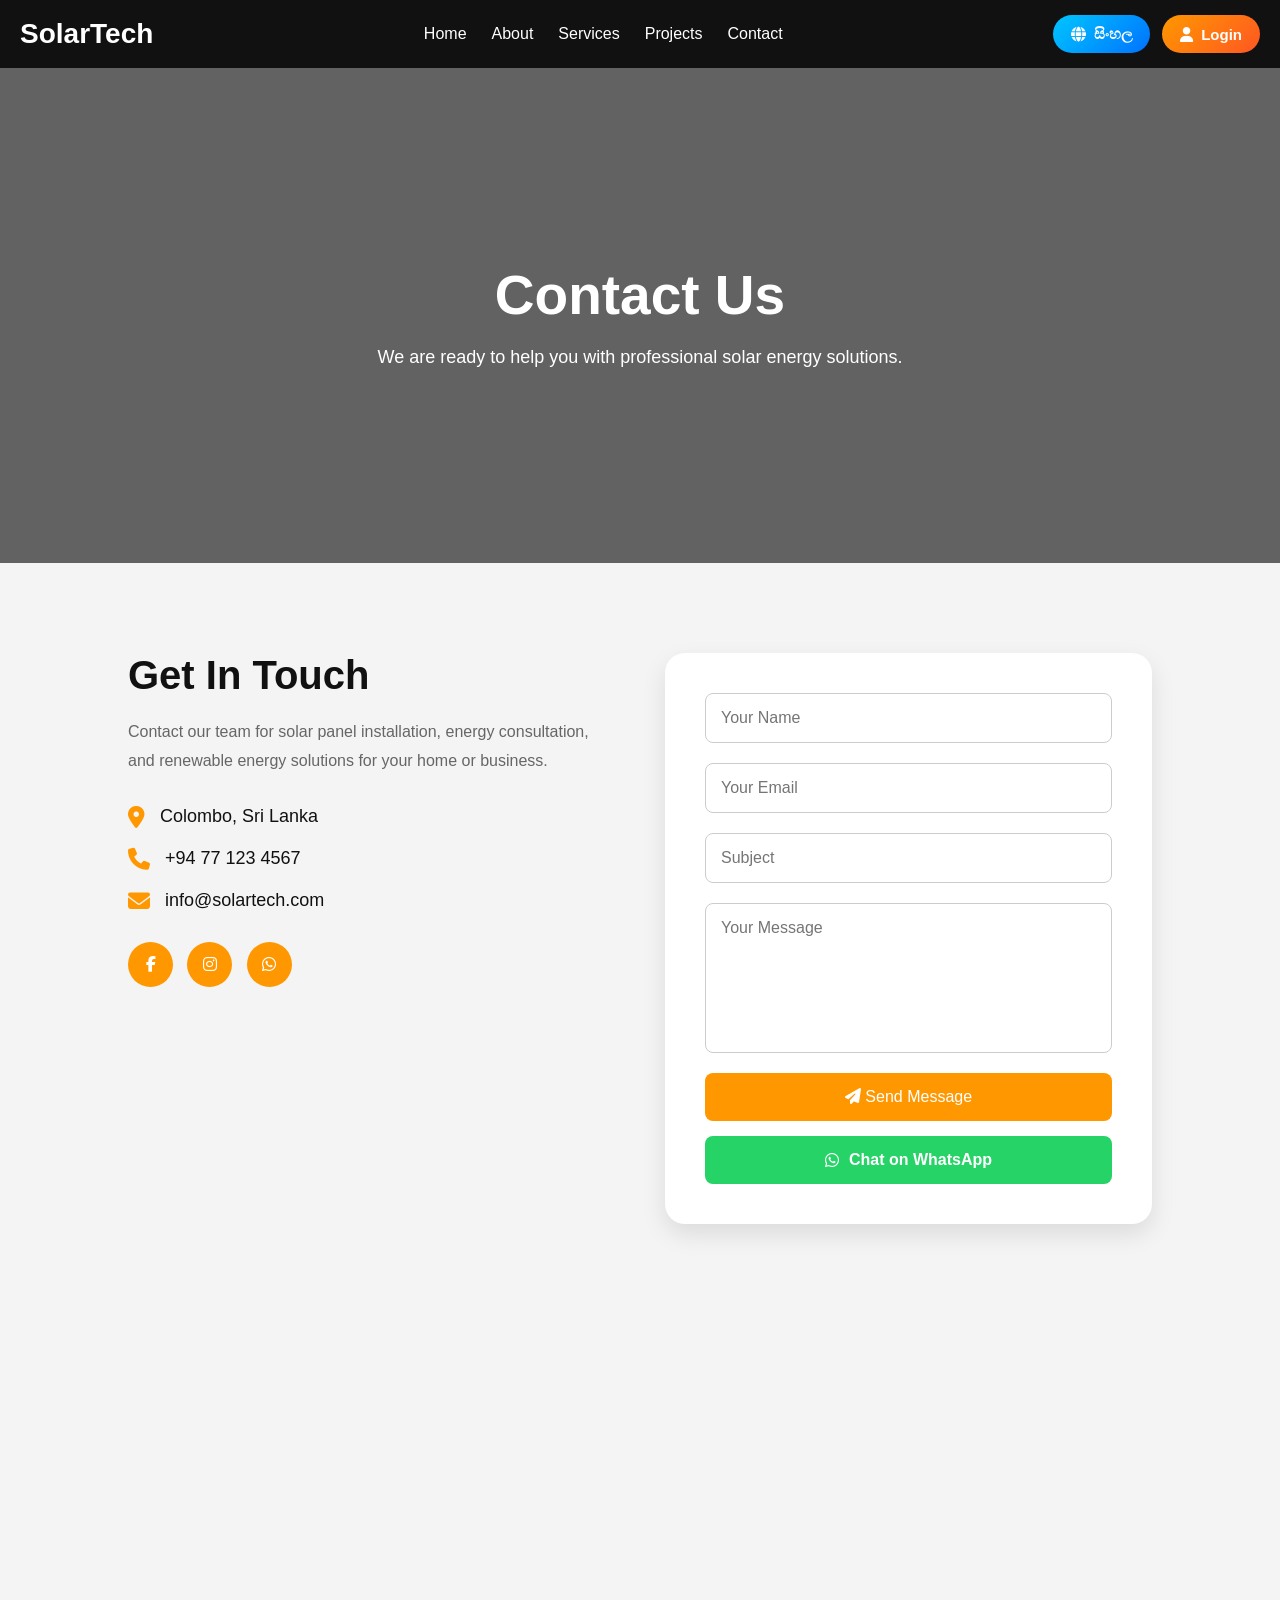
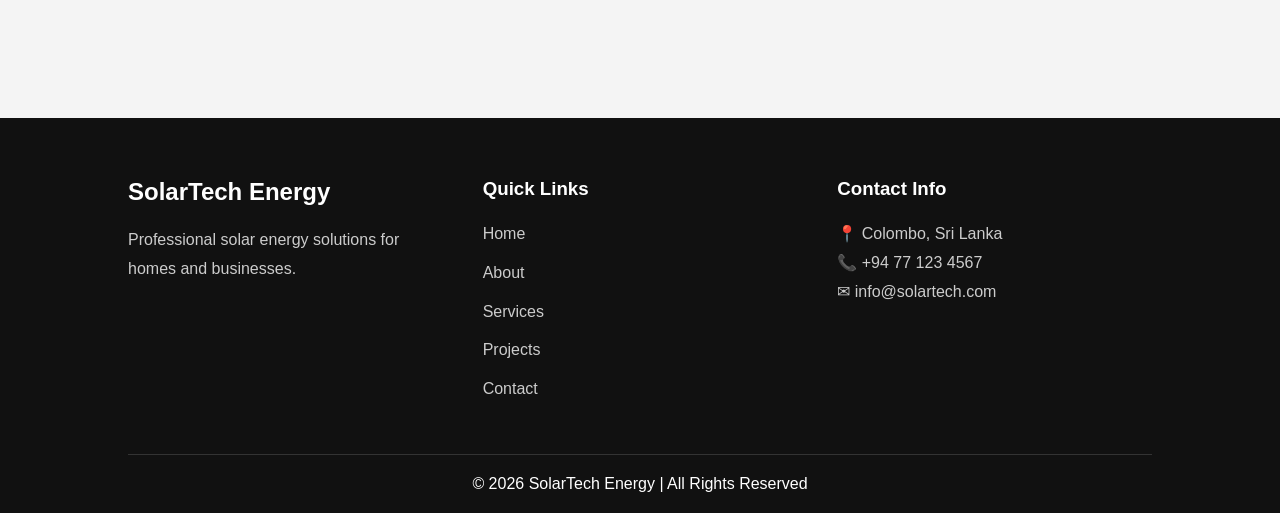
<file: contact.html>
<!DOCTYPE html>
<html lang="en">
<head>
  <meta charset="UTF-8">
  <meta name="viewport" content="width=device-width, initial-scale=1.0">

  <title>Contact Us - SolarTech</title>

  <!-- FONT AWESOME -->
  <link rel="stylesheet"
  href="https://cdnjs.cloudflare.com/ajax/libs/font-awesome/6.5.1/css/all.min.css">

  <!-- CSS -->
  <link rel="stylesheet" href="contact.css">
</head>

<body>

<!-- HEADER -->
<header>

  <!-- Mobile Menu -->
  <div class="menu-toggle" onclick="toggleMenu()">
    <i class="fa-solid fa-bars"></i>
  </div>

  <!-- Logo -->
  <div class="logo" id="logo">SolarTech</div>

  <!-- Navigation -->
  <nav id="navbar">
    <a href="index.html" id="nav-home">Home</a>
    <a href="about.html" id="nav-about">About</a>
    <a href="services.html" id="nav-services">Services</a>
    <a href="projects.html" id="nav-projects">Projects</a>
    <a href="contact.html" id="nav-contact">Contact</a>
  </nav>

  <!-- Right Buttons -->
  <div class="header-actions">

    <button class="lang-btn" id="lang-btn" onclick="toggleLanguage()">
      <i class="fa-solid fa-globe"></i> <span>සිංහල</span>
    </button>

    <button class="login-btn">
      <i class="fa-solid fa-user"></i>
      <span>Login</span>
    </button>

  </div>

</header>

<!-- HERO -->
<section class="contact-hero">

  <div class="hero-content">

    <h1 id="contact-title">Contact Us</h1>

    <p id="contact-subtitle">
      We are ready to help you with professional solar energy solutions.
    </p>

  </div>

</section>

<!-- CONTACT SECTION -->
<section class="contact-section">

  <!-- LEFT SIDE -->
  <div class="contact-info">

    <h2 id="get-touch">Get In Touch</h2>

    <p id="contact-desc">
      Contact our team for solar panel installation, energy consultation,
      and renewable energy solutions for your home or business.
    </p>

    <div class="info-box">
      <i class="fa-solid fa-location-dot"></i>
      <span>Colombo, Sri Lanka</span>
    </div>

    <div class="info-box">
      <i class="fa-solid fa-phone"></i>
      <span>+94 77 123 4567</span>
    </div>

    <div class="info-box">
      <i class="fa-solid fa-envelope"></i>
      <span>info@solartech.com</span>
    </div>

    <div class="social-icons">
      <a href="#"><i class="fa-brands fa-facebook-f"></i></a>
      <a href="#"><i class="fa-brands fa-instagram"></i></a>
      <a href="#"><i class="fa-brands fa-whatsapp"></i></a>
    </div>

  </div>

  <!-- RIGHT SIDE -->
  <div class="contact-form">

    <form action="https://formsubmit.co/thimeshdilshan70@gmail.com" method="POST">

      <input type="hidden" name="_captcha" value="false">
      <input type="hidden" name="_next" value="thankyou.html">

      <input type="text" name="name" placeholder="Your Name" required>
      <input type="email" name="email" placeholder="Your Email" required>
      <input type="text" name="subject" placeholder="Subject" required>

      <textarea name="message" placeholder="Your Message" required></textarea>

      <button type="submit">
        <i class="fa-solid fa-paper-plane"></i>
        Send Message
      </button>

      <a href="https://wa.me/94771234567?text=Hello%20SolarTech%20I%20need%20solar%20service"
         class="whatsapp-btn"
         target="_blank">
        <i class="fa-brands fa-whatsapp"></i>
        Chat on WhatsApp
      </a>

    </form>

  </div>

</section>

<!-- MAP -->
<section class="map-section">

  <iframe
  src="https://www.google.com/maps/embed?pb=!1m18!1m12!1m3!1d126743.63148614316!2d79.77380325000001!3d6.921837749999998!2m3!1f0!2f0!2f0!3m2!1i1024!2i768!4f13.1!3m3!1m2!1s0x3ae2596a1d6b7c0d%3A0x64d65c1b7b0a3a8f!2sColombo!5e0!3m2!1sen!2slk!4v1710000000000!5m2!1sen!2slk"
  allowfullscreen=""
  loading="lazy">
  </iframe>

</section>

<!-- FOOTER -->
<footer class="footer">

  <div class="footer-container">

    <div class="footer-box">
      <h2>SolarTech Energy</h2>
      <p>Professional solar energy solutions for homes and businesses.</p>
    </div>

    <div class="footer-box">
      <h3>Quick Links</h3>
      <ul>
        <li><a href="index.html">Home</a></li>
        <li><a href="about.html">About</a></li>
        <li><a href="services.html">Services</a></li>
        <li><a href="projects.html">Projects</a></li>
        <li><a href="contact.html">Contact</a></li>
      </ul>
    </div>

    <div class="footer-box">
      <h3>Contact Info</h3>
      <p>📍 Colombo, Sri Lanka</p>
      <p>📞 +94 77 123 4567</p>
      <p>✉ info@solartech.com</p>
    </div>

  </div>

  <div class="footer-bottom">
    <p>© 2026 SolarTech Energy | All Rights Reserved</p>
  </div>

</footer>

<script src="contact.js"></script>
</body>
</html>
</file>
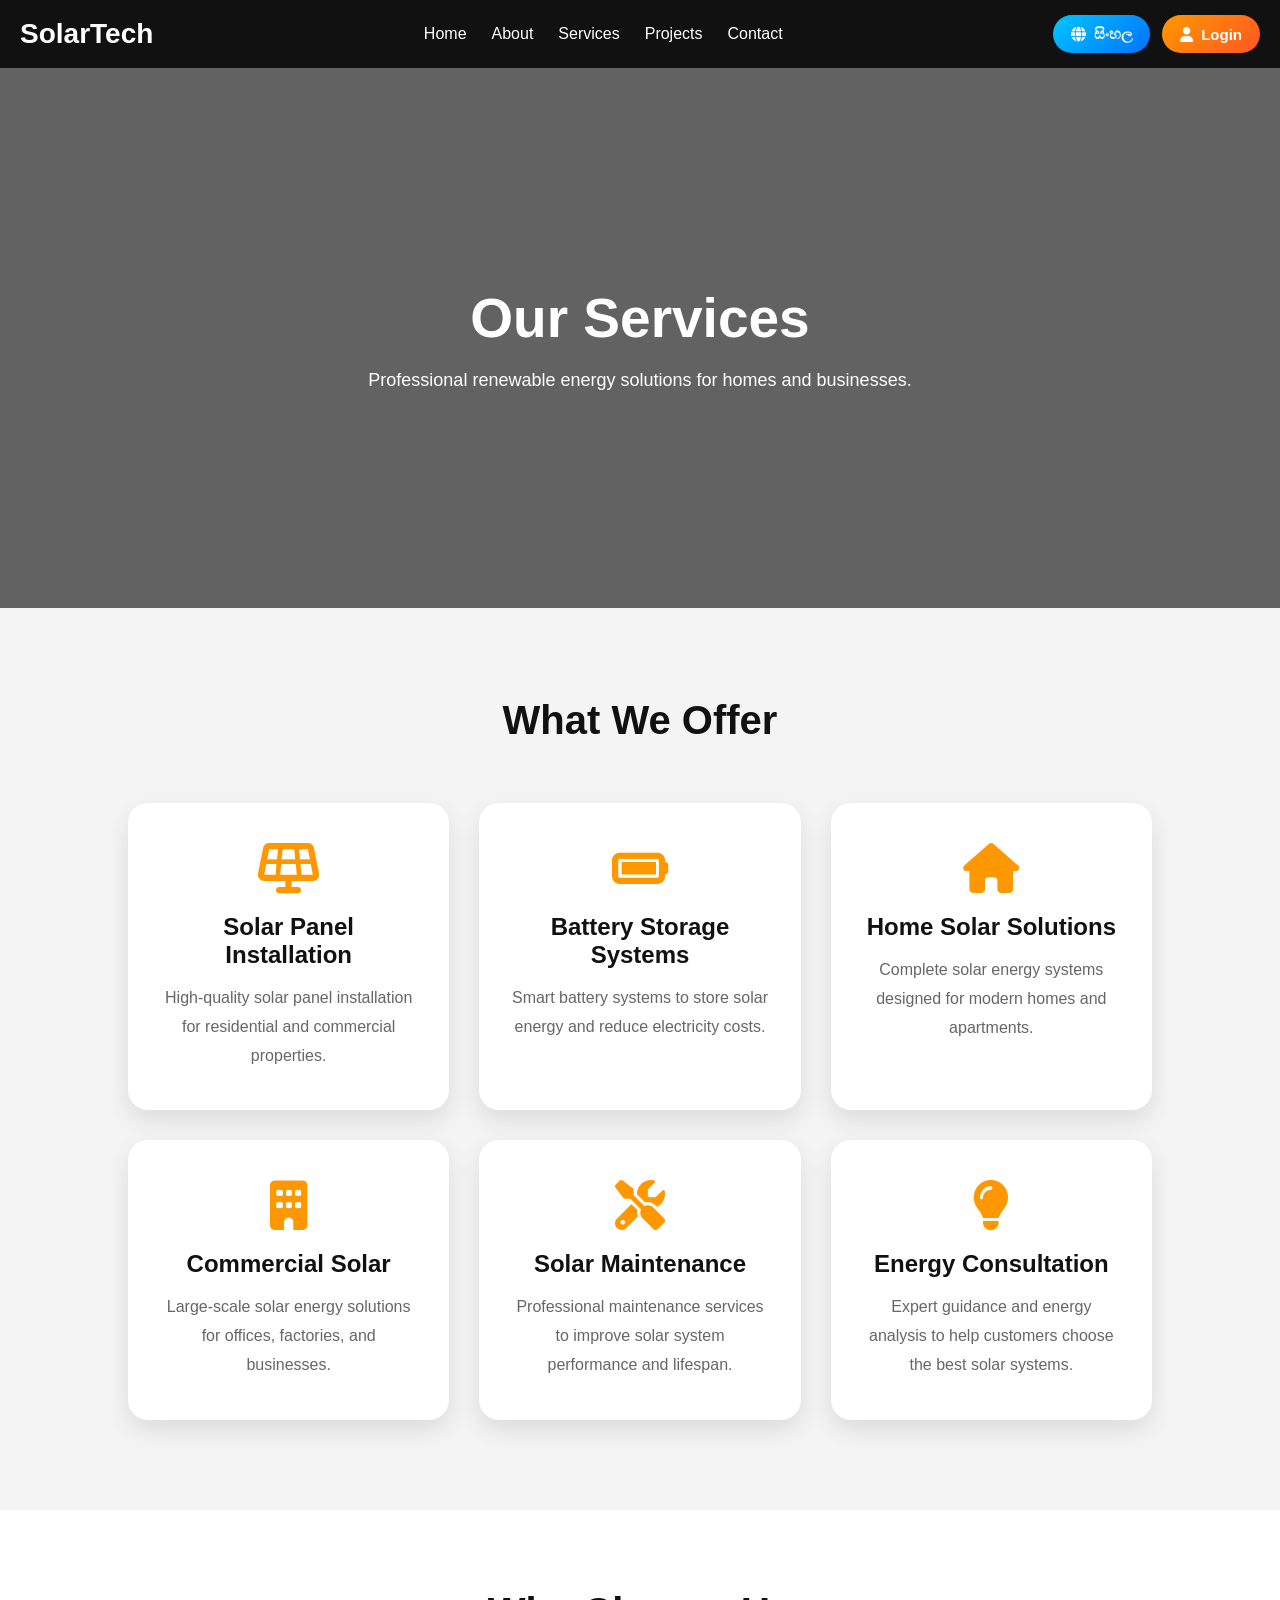
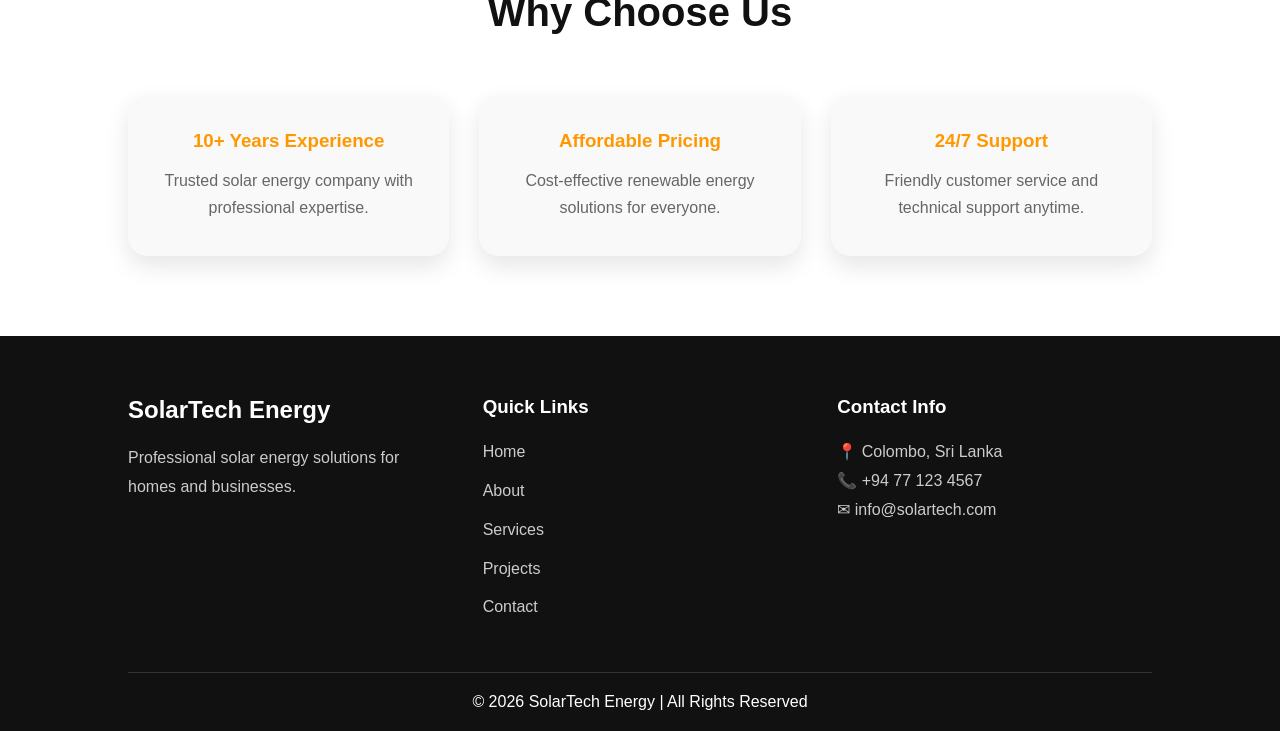
<file: services.html>
<!DOCTYPE html>
<html lang="en">
<head>
  <meta charset="UTF-8">
  <meta name="viewport" content="width=device-width, initial-scale=1.0">

  <title>SolarTech Services</title>

  <!-- FONT AWESOME -->
  <link rel="stylesheet"
  href="https://cdnjs.cloudflare.com/ajax/libs/font-awesome/6.5.1/css/all.min.css">

  <!-- CSS -->
  <link rel="stylesheet" href="service.css">
</head>

<body>

<!-- HEADER -->
<!-- HEADER -->
<header>

  <!-- Mobile Menu -->
  <div class="menu-toggle" onclick="toggleMenu()">
    <i class="fa-solid fa-bars"></i>
  </div>

  <!-- Logo -->
  <div class="logo" id="logo">SolarTech</div>

  <!-- Navigation -->
  <nav id="navbar">
    <a href="index.html" id="nav-home">Home</a>
    <a href="about.html" id="nav-about">About</a>
    <a href="services.html" id="nav-services">Services</a>
    <a href="projects.html" id="nav-projects">Projects</a>
    <a href="contact.html" id="nav-contact">Contact</a>
  </nav>

  <!-- Right Buttons -->
  <div class="header-actions">

    <button class="lang-btn" id="lang-btn" onclick="toggleLanguage()">
      <i class="fa-solid fa-globe"></i> <span>සිංහල</span>
    </button>

    <button class="login-btn">
      <i class="fa-solid fa-user"></i>
      <span>Login</span>
    </button>

  </div>

</header>
<!-- HERO -->
<section class="services-hero">

  <div class="hero-content">

    <h1>Our Services</h1>

    <p>
      Professional renewable energy solutions for homes and businesses.
    </p>

  </div>

</section>

<!-- SERVICES -->
<section class="services">

  <div class="section-title">
    <h2>What We Offer</h2>
  </div>

  <div class="service-container">

    <!-- SERVICE -->
    <div class="service-card">

      <i class="fa-solid fa-solar-panel"></i>

      <h3>Solar Panel Installation</h3>

      <p>
        High-quality solar panel installation for residential and
        commercial properties.
      </p>

    </div>

    <!-- SERVICE -->
    <div class="service-card">

      <i class="fa-solid fa-battery-full"></i>

      <h3>Battery Storage Systems</h3>

      <p>
        Smart battery systems to store solar energy and reduce
        electricity costs.
      </p>

    </div>

    <!-- SERVICE -->
    <div class="service-card">

      <i class="fa-solid fa-house"></i>

      <h3>Home Solar Solutions</h3>

      <p>
        Complete solar energy systems designed for modern homes
        and apartments.
      </p>

    </div>

    <!-- SERVICE -->
    <div class="service-card">

      <i class="fa-solid fa-building"></i>

      <h3>Commercial Solar</h3>

      <p>
        Large-scale solar energy solutions for offices,
        factories, and businesses.
      </p>

    </div>

    <!-- SERVICE -->
    <div class="service-card">

      <i class="fa-solid fa-screwdriver-wrench"></i>

      <h3>Solar Maintenance</h3>

      <p>
        Professional maintenance services to improve solar
        system performance and lifespan.
      </p>

    </div>

    <!-- SERVICE -->
    <div class="service-card">

      <i class="fa-solid fa-lightbulb"></i>

      <h3>Energy Consultation</h3>

      <p>
        Expert guidance and energy analysis to help customers
        choose the best solar systems.
      </p>

    </div>

  </div>

</section>

<!-- WHY CHOOSE US -->
<section class="why-us">

  <div class="section-title">
    <h2>Why Choose Us</h2>
  </div>

  <div class="why-container">

    <div class="why-box">
      <h3>10+ Years Experience</h3>
      <p>Trusted solar energy company with professional expertise.</p>
    </div>

    <div class="why-box">
      <h3>Affordable Pricing</h3>
      <p>Cost-effective renewable energy solutions for everyone.</p>
    </div>

    <div class="why-box">
      <h3>24/7 Support</h3>
      <p>Friendly customer service and technical support anytime.</p>
    </div>

  </div>

</section>

<!-- FOOTER -->
<footer class="footer">

  <div class="footer-container">

    <div class="footer-box">

      <h2>SolarTech Energy</h2>

      <p>
        Professional solar energy solutions for homes and businesses.
      </p>

    </div>

    <div class="footer-box">

      <h3>Quick Links</h3>

      <ul>
        <li><a href="index.html">Home</a></li>
        <li><a href="about.html">About</a></li>
        <li><a href="services.html">Services</a></li>
        <li><a href="projects.html">Projects</a></li>
        <li><a href="contact.html">Contact</a></li>
      </ul>

    </div>

    <div class="footer-box">

      <h3>Contact Info</h3>

      <p>📍 Colombo, Sri Lanka</p>
      <p>📞 +94 77 123 4567</p>
      <p>✉ info@solartech.com</p>

    </div>

  </div>

  <div class="footer-bottom">
    <p>© 2026 SolarTech Energy | All Rights Reserved</p>
  </div>

</footer>

</body>
</html>
</file>
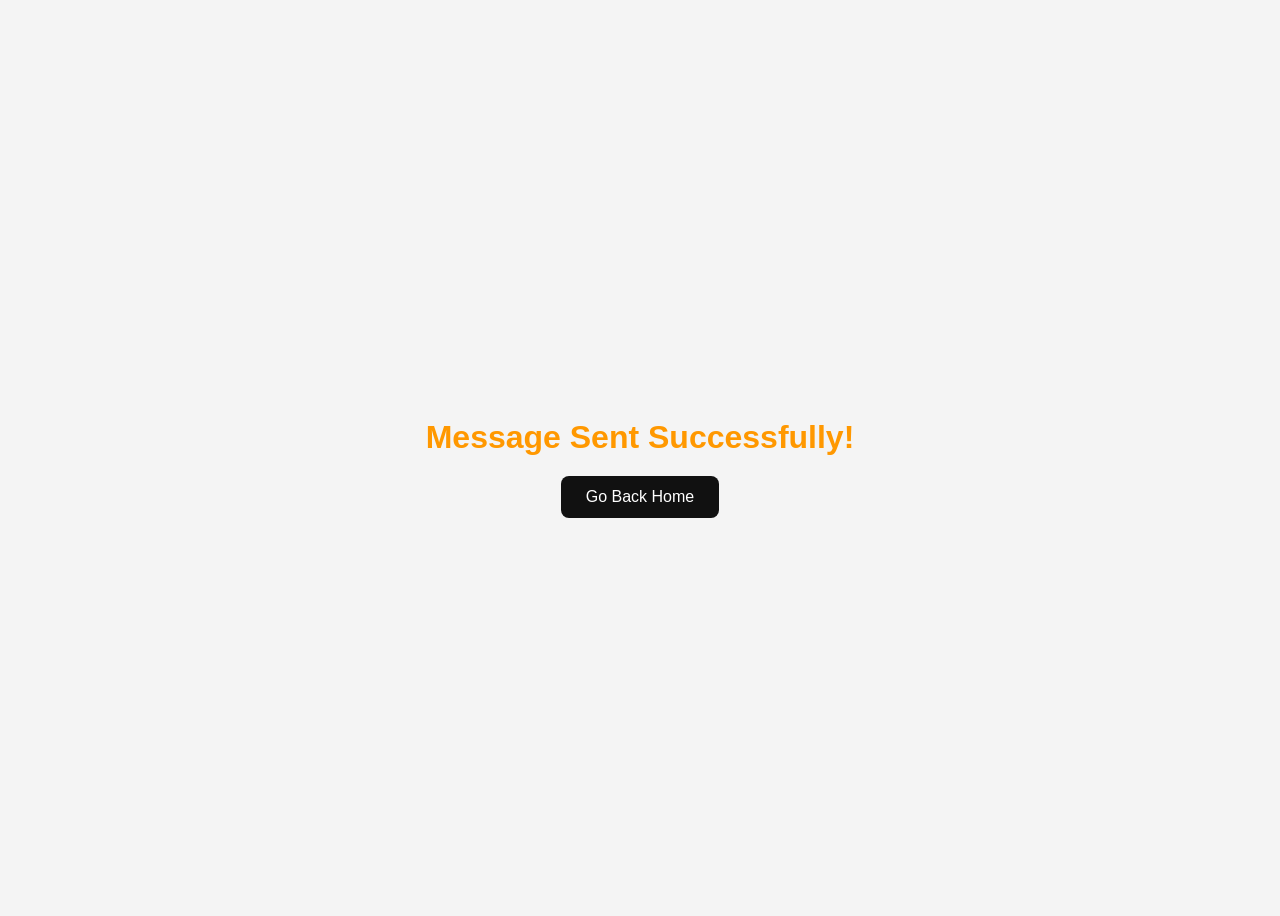
<file: thankyou.html>
<!DOCTYPE html>
<html lang="en">
<head>
  <meta charset="UTF-8">
  <meta name="viewport" content="width=device-width, initial-scale=1.0">
  <title>Thank You</title>

  <style>

    body{
      height:100vh;
      display:flex;
      justify-content:center;
      align-items:center;
      flex-direction:column;

      font-family:Arial;
      background:#f4f4f4;
    }

    h1{
      color:#ff9800;
      margin-bottom:20px;
    }

    a{
      padding:12px 25px;
      background:#111;
      color:white;
      text-decoration:none;
      border-radius:8px;
    }

  </style>
</head>

<body>

  <h1>Message Sent Successfully!</h1>

  <a href="index.html">Go Back Home</a>

</body>
</html>
</file>
<file: contact.css>
*{
  margin:0;
  padding:0;
  box-sizing:border-box;
  font-family:Arial, sans-serif;
}

body{
  background:#f4f4f4;
  color:#111;
}

/* HEADER */
header{
  width:100%;
  background:#111;
  padding:15px 8%;

  display:flex;
  justify-content:space-between;
  align-items:center;
}

.logo{
  color:white;
  font-size:28px;
  font-weight:bold;
}

nav{
  display:flex;
  gap:25px;
}

nav a{
  color:white;
  text-decoration:none;
  transition:0.3s;
}

nav a:hover{
  color:#ff9800;
}

/* HERO */
.contact-hero{
  height:55vh;

  background:
  linear-gradient(rgba(0,0,0,0.6),
  rgba(0,0,0,0.6)),
  url('https://images.unsplash.com/photo-1509391366360-2e959784a276?q=80&w=1400')
  center/cover no-repeat;

  display:flex;
  justify-content:center;
  align-items:center;

  text-align:center;
  color:white;
}

.hero-content h1{
  font-size:55px;
  margin-bottom:20px;
}

.hero-content p{
  font-size:18px;
}

/* CONTACT SECTION */
.contact-section{
  padding:90px 10%;

  display:grid;
  grid-template-columns:repeat(auto-fit,minmax(320px,1fr));
  gap:50px;
}

.contact-info h2{
  font-size:40px;
  margin-bottom:20px;
}

.contact-info p{
  color:#666;
  line-height:1.8;
  margin-bottom:30px;
}

.info-box{
  display:flex;
  align-items:center;
  gap:15px;

  margin-bottom:20px;

  font-size:18px;
}

.info-box i{
  color:#ff9800;
  font-size:22px;
}

/* SOCIAL ICONS */
.social-icons{
  margin-top:30px;
}

.social-icons a{
  display:inline-flex;
  align-items:center;
  justify-content:center;

  width:45px;
  height:45px;

  background:#ff9800;
  color:white;

  border-radius:50%;

  margin-right:10px;

  text-decoration:none;

  transition:0.3s;
}

.social-icons a:hover{
  transform:translateY(-5px);
  background:#111;
}

/* CONTACT FORM */
.contact-form{
  background:white;
  padding:40px;

  border-radius:20px;

  box-shadow:0 10px 25px rgba(0,0,0,0.1);
}

.contact-form form{
  display:flex;
  flex-direction:column;
}

.contact-form input,
.contact-form textarea{
  width:100%;
  padding:15px;

  margin-bottom:20px;

  border:1px solid #ccc;
  border-radius:8px;

  font-size:16px;
}

.contact-form textarea{
  height:150px;
  resize:none;
}

.contact-form button{
  padding:15px;
  border:none;

  background:#ff9800;
  color:white;

  border-radius:8px;

  font-size:16px;
  cursor:pointer;

  transition:0.3s;
}

.contact-form button:hover{
  background:#111;
}

/* MAP */
.map-section iframe{
  width:100%;
  height:400px;
  border:none;
}

/* FOOTER */
.footer{
  background:#111;
  color:white;
  padding:60px 10% 20px;
}

.footer-container{
  display:grid;
  grid-template-columns:repeat(auto-fit,minmax(250px,1fr));
  gap:40px;
}

.footer-box h2,
.footer-box h3{
  margin-bottom:20px;
}

.footer-box p,
.footer-box li{
  color:#ccc;
  line-height:1.8;
}

.footer-box ul{
  list-style:none;
}

.footer-box ul li{
  margin-bottom:10px;
}

.footer-box ul li a{
  color:#ccc;
  text-decoration:none;
}

.footer-box ul li a:hover{
  color:#ff9800;
}

.footer-bottom{
  text-align:center;
  margin-top:40px;
  padding-top:20px;
  border-top:1px solid #333;
}

/* RESPONSIVE */
@media(max-width:768px){

  header{
    flex-direction:column;
    gap:20px;
  }

  nav{
    flex-wrap:wrap;
    justify-content:center;
  }

  .hero-content h1{
    font-size:40px;
  }

  .contact-info h2{
    font-size:32px;
  }

}
/* FORM BUTTON */
.contact-form button{
  width:100%;
  padding:15px;

  border:none;
  border-radius:8px;

  background:#ff9800;
  color:white;

  font-size:16px;
  cursor:pointer;

  transition:0.3s;
}

.contact-form button:hover{
  background:#111;
}

/* WHATSAPP BUTTON */
.whatsapp-btn{
  width:100%;

  display:flex;
  justify-content:center;
  align-items:center;
  gap:10px;

  margin-top:15px;
  padding:15px;

  background:#25D366;
  color:white;

  text-decoration:none;

  border-radius:8px;

  font-size:16px;
  font-weight:bold;

  transition:0.3s;
}

.whatsapp-btn:hover{
  background:#128C7E;
}
header{
  background:#111;
  color:white;
  padding:15px 20px;
  display:flex;
  align-items:center;
  justify-content:space-between;
  position:relative;
}

.logo{
  font-size:28px;
  font-weight:bold;
}

/* Navigation */
nav{
  display:flex;
  gap:25px;
}

nav a{
  color:white;
  text-decoration:none;
  transition:0.3s;
}

nav a:hover{
  color:#ff9800;
}

/* Right Buttons */
.header-actions{
  display:flex;
  gap:12px;
}

/* Modern Buttons */
.lang-btn,
.login-btn{
  display:flex;
  align-items:center;
  gap:8px;

  padding:10px 18px;

  border:none;
  border-radius:50px;

  cursor:pointer;

  font-size:15px;
  font-weight:600;

  transition:0.3s;
}

/* Language Button */
.lang-btn{
  background:linear-gradient(135deg,#00c6ff,#0072ff);
  color:white;
}

.lang-btn:hover{
  transform:translateY(-3px);
  box-shadow:0 8px 20px rgba(0,114,255,.4);
}

/* Login Button */
.login-btn{
  background:linear-gradient(135deg,#ff9800,#ff5722);
  color:white;
}

.login-btn:hover{
  transform:translateY(-3px);
  box-shadow:0 8px 20px rgba(255,87,34,.4);
}

/* Menu Icon */
.menu-toggle{
  display:none;
  font-size:28px;
  cursor:pointer;
  color:white;
}

/* Mobile */
@media(max-width:768px){

  .menu-toggle{
    display:block;
    position:absolute;
    left:15px;
    top:50%;
    transform:translateY(-50%);
  }

  .logo{
    margin-left:45px;
    font-size:24px;
  }

  nav{
    display:none;
    flex-direction:column;
    position:absolute;
    top:70px;
    left:0;
    width:100%;
    background:#111;
    padding:20px 0;
    text-align:center;
  }

  nav.show{
    display:flex;
  }

  nav a{
    padding:12px;
    border-bottom:1px solid #333;
  }

  .header-actions{
    gap:8px;
  }

  /* Hide text on mobile */
  .lang-btn span,
  .login-btn span{
    display:none;
  }

  .lang-btn,
  .login-btn{
    width:42px;
    height:42px;
    padding:0;
    justify-content:center;
    border-radius:50%;
  }
}
/* Header */
header{
    background:#111;
    padding:15px 20px;
    display:flex;
    align-items:center;
    justify-content:space-between;
    position:relative;
}

/* Right Side Buttons */


/* Mobile */
@media (max-width:768px){

    .menu-toggle{
        position:absolute;
        left:15px;
        top:50%;
        transform:translateY(-50%);
    }

    .header-actions{
        position:absolute;
        right:15px;
        top:50%;
        transform:translateY(-50%);
    }

    .lang-btn span,
    .login-btn span{
        display:none;
    }

    .lang-btn,
    .login-btn{
        width:40px;
        height:40px;
        padding:0;

        display:flex;
        justify-content:center;
        align-items:center;

        border-radius:50%;
    }

    .logo{
        margin:auto;
    }
}
</file>
<file: service.css>
*{
  margin:0;
  padding:0;
  box-sizing:border-box;
  font-family:Arial, sans-serif;
}

body{
  background:#f4f4f4;
  color:#111;
}

/* HEADER */
header{
  width:100%;
  background:#111;
  padding:15px 8%;

  display:flex;
  justify-content:space-between;
  align-items:center;
}

.logo{
  color:white;
  font-size:28px;
  font-weight:bold;
}

nav{
  display:flex;
  gap:25px;
}

nav a{
  color:white;
  text-decoration:none;
  transition:0.3s;
}

nav a:hover{
  color:#ff9800;
}

/* HERO */
.services-hero{
  height:60vh;

  background:
  linear-gradient(rgba(0,0,0,0.6),
  rgba(0,0,0,0.6)),
  url('https://images.unsplash.com/photo-1509391366360-2e959784a276?q=80&w=1400')
  center/cover no-repeat;

  display:flex;
  justify-content:center;
  align-items:center;

  text-align:center;
  color:white;
}

.hero-content h1{
  font-size:55px;
  margin-bottom:20px;
}

.hero-content p{
  font-size:18px;
}

/* SECTION TITLE */
.section-title{
  text-align:center;
  margin-bottom:60px;
}

.section-title h2{
  font-size:40px;
}

/* SERVICES */
.services{
  padding:90px 10%;
}

.service-container{
  display:grid;
  grid-template-columns:repeat(auto-fit,minmax(280px,1fr));
  gap:30px;
}

.service-card{
  background:white;
  padding:40px 30px;

  border-radius:20px;

  text-align:center;

  box-shadow:0 10px 25px rgba(0,0,0,0.1);

  transition:0.4s;
}

.service-card:hover{
  transform:translateY(-10px);
}

.service-card i{
  font-size:50px;
  color:#ff9800;
  margin-bottom:20px;
}

.service-card h3{
  margin-bottom:15px;
  font-size:24px;
}

.service-card p{
  color:#666;
  line-height:1.8;
}

/* WHY US */
.why-us{
  padding:80px 10%;
  background:#fff;
}

.why-container{
  display:grid;
  grid-template-columns:repeat(auto-fit,minmax(250px,1fr));
  gap:30px;
}

.why-box{
  background:#f9f9f9;
  padding:35px;

  border-radius:20px;

  text-align:center;

  box-shadow:0 10px 25px rgba(0,0,0,0.1);
}

.why-box h3{
  margin-bottom:15px;
  color:#ff9800;
}

.why-box p{
  color:#666;
  line-height:1.7;
}

/* FOOTER */
.footer{
  background:#111;
  color:white;
  padding:60px 10% 20px;
}

.footer-container{
  display:grid;
  grid-template-columns:repeat(auto-fit,minmax(250px,1fr));
  gap:40px;
}

.footer-box h2,
.footer-box h3{
  margin-bottom:20px;
}

.footer-box p,
.footer-box li{
  color:#ccc;
  line-height:1.8;
}

.footer-box ul{
  list-style:none;
}

.footer-box ul li{
  margin-bottom:10px;
}

.footer-box ul li a{
  color:#ccc;
  text-decoration:none;
}

.footer-box ul li a:hover{
  color:#ff9800;
}

.footer-bottom{
  text-align:center;
  margin-top:40px;
  padding-top:20px;
  border-top:1px solid #333;
}

/* RESPONSIVE */
@media(max-width:768px){

  header{
    flex-direction:column;
    gap:20px;
  }

  nav{
    flex-wrap:wrap;
    justify-content:center;
  }

  .hero-content h1{
    font-size:40px;
  }

  .section-title h2{
    font-size:32px;
  }

}
header{
  background:#111;
  color:white;
  padding:15px 20px;
  display:flex;
  align-items:center;
  justify-content:space-between;
  position:relative;
}

.logo{
  font-size:28px;
  font-weight:bold;
}

/* Navigation */
nav{
  display:flex;
  gap:25px;
}

nav a{
  color:white;
  text-decoration:none;
  transition:0.3s;
}

nav a:hover{
  color:#ff9800;
}

/* Right Buttons */
.header-actions{
  display:flex;
  gap:12px;
}

/* Modern Buttons */
.lang-btn,
.login-btn{
  display:flex;
  align-items:center;
  gap:8px;

  padding:10px 18px;

  border:none;
  border-radius:50px;

  cursor:pointer;

  font-size:15px;
  font-weight:600;

  transition:0.3s;
}

/* Language Button */
.lang-btn{
  background:linear-gradient(135deg,#00c6ff,#0072ff);
  color:white;
}

.lang-btn:hover{
  transform:translateY(-3px);
  box-shadow:0 8px 20px rgba(0,114,255,.4);
}

/* Login Button */
.login-btn{
  background:linear-gradient(135deg,#ff9800,#ff5722);
  color:white;
}

.login-btn:hover{
  transform:translateY(-3px);
  box-shadow:0 8px 20px rgba(255,87,34,.4);
}

/* Menu Icon */
.menu-toggle{
  display:none;
  font-size:28px;
  cursor:pointer;
  color:white;
}

/* Mobile */
@media(max-width:768px){

  .menu-toggle{
    display:block;
    position:absolute;
    left:15px;
    top:50%;
    transform:translateY(-50%);
  }

  .logo{
    margin-left:45px;
    font-size:24px;
  }

  nav{
    display:none;
    flex-direction:column;
    position:absolute;
    top:70px;
    left:0;
    width:100%;
    background:#111;
    padding:20px 0;
    text-align:center;
  }

  nav.show{
    display:flex;
  }

  nav a{
    padding:12px;
    border-bottom:1px solid #333;
  }

  .header-actions{
    gap:8px;
  }

  /* Hide text on mobile */
  .lang-btn span,
  .login-btn span{
    display:none;
  }

  .lang-btn,
  .login-btn{
    width:42px;
    height:42px;
    padding:0;
    justify-content:center;
    border-radius:50%;
  }
}
/* Header */
header{
    background:#111;
    padding:15px 20px;
    display:flex;
    align-items:center;
    justify-content:space-between;
    position:relative;
}

/* Right Side Buttons */


/* Mobile */
@media (max-width:768px){

    .menu-toggle{
        position:absolute;
        left:15px;
        top:50%;
        transform:translateY(-50%);
    }

    .header-actions{
        position:absolute;
        right:15px;
        top:50%;
        transform:translateY(-50%);
    }

    .lang-btn span,
    .login-btn span{
        display:none;
    }

    .lang-btn,
    .login-btn{
        width:40px;
        height:40px;
        padding:0;

        display:flex;
        justify-content:center;
        align-items:center;

        border-radius:50%;
    }

    .logo{
        margin:auto;
    }
}
</file>
